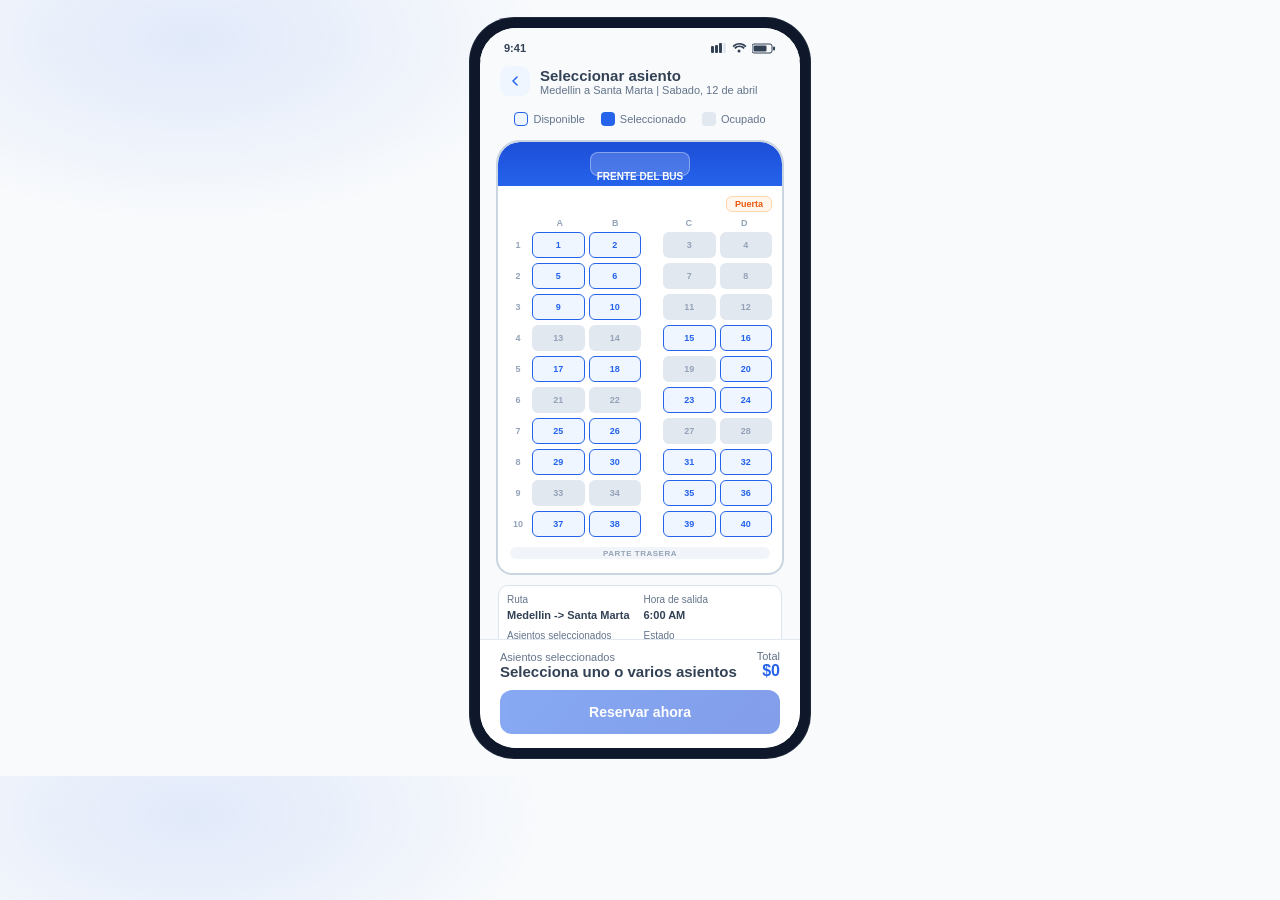
<file: ruteo_seleccion_asientos_mockup.html>
<!DOCTYPE html>
<html lang="es">
<head>
  <meta charset="UTF-8">
  <meta name="viewport" content="width=device-width, initial-scale=1.0">
  <title>Ruteo - Seleccion de asientos</title>
  <style>
    :root {
      --bg: #f8fafc;
      --panel: #ffffff;
      --line: #cbd5e1;
      --text: #334155;
      --muted: #64748b;
      --brand: #2563eb;
      --brand-soft: #eff6ff;
      --occupied: #e2e8f0;
      --success: #0f9c5a;
      --warn: #ea580c;
    }

    * {
      box-sizing: border-box;
    }

    body {
      margin: 0;
      font-family: "Segoe UI Variable Text", "Trebuchet MS", sans-serif;
      background: radial-gradient(500px 260px at 15% 5%, rgba(37, 99, 235, 0.11), transparent 70%), var(--bg);
      color: var(--text);
      display: flex;
      justify-content: center;
      padding: 18px 12px;
    }

    .phone {
      width: min(340px, 100%);
      background: #0f172a;
      border-radius: 44px;
      padding: 10px;
      box-shadow: 0 0 0 1px #1e293b;
    }

    .screen {
      background: var(--bg);
      border-radius: 36px;
      overflow: hidden;
      height: 720px;
      position: relative;
      display: flex;
      flex-direction: column;
    }

    .status {
      background: var(--bg);
      display: flex;
      justify-content: space-between;
      align-items: center;
      padding: 14px 24px 6px;
      flex-shrink: 0;
      font-size: 11px;
      font-weight: 600;
      color: var(--text);
    }

    .status-icons {
      display: flex;
      gap: 5px;
      align-items: center;
    }

    .header {
      padding: 6px 20px 12px;
      flex-shrink: 0;
    }

    .header-row {
      display: flex;
      align-items: center;
      gap: 10px;
      margin-bottom: 4px;
    }

    .back {
      width: 30px;
      height: 30px;
      background: var(--brand-soft);
      border-radius: 9px;
      display: grid;
      place-items: center;
    }

    .title {
      font-size: 15px;
      font-weight: 600;
      margin: 0;
      color: var(--text);
    }

    .subtitle {
      font-size: 11px;
      color: var(--muted);
      margin: 0;
    }

    .scroll {
      flex: 1;
      overflow-y: auto;
      overflow-x: hidden;
      padding-bottom: 106px;
    }

    .legend {
      display: flex;
      justify-content: center;
      gap: 16px;
      margin: 0 20px 14px;
      flex-wrap: wrap;
    }

    .legend-item {
      display: flex;
      align-items: center;
      gap: 5px;
      font-size: 11px;
      color: var(--muted);
    }

    .dot {
      width: 14px;
      height: 14px;
      border-radius: 4px;
    }

    .dot.available {
      background: var(--brand-soft);
      border: 1.5px solid var(--brand);
    }

    .dot.selected {
      background: var(--brand);
    }

    .dot.occupied {
      background: var(--occupied);
    }

    .bus-wrap {
      margin: 0 16px;
    }

    .bus {
      background: var(--panel);
      border: 2px solid var(--line);
      border-radius: 24px 24px 16px 16px;
      padding: 0 0 14px;
      position: relative;
      overflow: hidden;
    }

    .bus-front {
      background: linear-gradient(180deg, #1d4ed8 0%, #2563eb 100%);
      height: 44px;
      border-radius: 22px 22px 0 0;
      display: flex;
      align-items: center;
      justify-content: center;
      position: relative;
      margin-bottom: 10px;
    }

    .windshield {
      background: rgba(255, 255, 255, 0.18);
      border-radius: 8px;
      width: 100px;
      height: 24px;
      border: 1.5px solid rgba(255, 255, 255, 0.35);
    }

    .bus-front small {
      font-size: 10px;
      color: #fff;
      font-weight: 600;
      position: absolute;
      bottom: 4px;
      left: 50%;
      transform: translateX(-50%);
      white-space: nowrap;
    }

    .door {
      display: flex;
      justify-content: flex-end;
      padding: 0 10px 6px;
    }

    .door span {
      background: #fff7ed;
      border: 1px solid #fed7aa;
      border-radius: 6px;
      padding: 2px 8px;
      font-size: 9px;
      color: var(--warn);
      font-weight: 600;
    }

    .grid-wrap {
      padding: 0 10px;
    }

    .labels,
    .seat-row {
      display: grid;
      grid-template-columns: 20px 1fr 1fr 14px 1fr 1fr;
      gap: 4px;
      align-items: center;
    }

    .labels {
      margin-bottom: 4px;
      padding: 0 2px;
      font-size: 9px;
      color: #94a3b8;
      font-weight: 600;
      text-align: center;
    }

    .seat-row {
      margin-bottom: 5px;
    }

    .row-number {
      font-size: 9px;
      color: #94a3b8;
      text-align: center;
      font-weight: 600;
    }

    .seat {
      border-radius: 6px;
      height: 26px;
      display: flex;
      align-items: center;
      justify-content: center;
      font-size: 9px;
      font-weight: 700;
      border: 1.5px solid transparent;
      transition: transform 160ms ease, box-shadow 180ms ease, background 180ms ease;
      user-select: none;
    }

    .seat.available {
      background: var(--brand-soft);
      border-color: var(--brand);
      color: var(--brand);
      cursor: pointer;
    }

    .seat.available:hover {
      transform: translateY(-1px);
      box-shadow: 0 5px 10px rgba(37, 99, 235, 0.18);
    }

    .seat.occupied {
      background: var(--occupied);
      color: #94a3b8;
      cursor: not-allowed;
    }

    .seat.selected {
      background: var(--brand);
      color: #fff;
      box-shadow: 0 0 0 2px #bfdbfe;
      transform: scale(1.03);
    }

    .rear {
      margin: 10px 12px 0;
      background: #f1f5f9;
      border-radius: 8px;
      height: 12px;
      display: grid;
      place-items: center;
      font-size: 8px;
      color: #94a3b8;
      font-weight: 600;
      letter-spacing: 0.5px;
    }

    .meta {
      display: grid;
      gap: 8px;
      margin-top: 10px;
      padding: 0 2px;
    }

    .meta-row {
      border: 1px solid #d8e5ef;
      border-radius: 10px;
      background: #fff;
      padding: 8px;
      display: grid;
      grid-template-columns: repeat(2, minmax(0, 1fr));
      gap: 7px;
    }

    .meta-item span {
      font-size: 10px;
      color: var(--muted);
      display: block;
    }

    .meta-item strong {
      font-size: 11px;
      color: var(--text);
    }

    .hint {
      min-height: 18px;
      font-size: 11px;
      color: #2563eb;
      text-align: center;
      font-weight: 600;
      transition: opacity 180ms ease;
    }

    .hint.error {
      color: #b45309;
    }

    .bottom {
      position: absolute;
      bottom: 0;
      left: 0;
      right: 0;
      background: #fff;
      border-top: 1px solid #e2e8f0;
      padding: 10px 20px 14px;
      border-radius: 0 0 36px 36px;
      z-index: 4;
    }

    .bottom-info {
      display: flex;
      align-items: center;
      justify-content: space-between;
      margin-bottom: 10px;
      gap: 8px;
    }

    .bottom-info p {
      margin: 0;
    }

    .label {
      font-size: 11px;
      color: var(--muted);
    }

    .seat-value {
      font-size: 15px;
      font-weight: 600;
      color: var(--text);
    }

    .seat-value em {
      color: var(--brand);
      font-style: normal;
    }

    .price {
      font-size: 16px;
      font-weight: 700;
      color: var(--brand);
    }

    .reserve-btn {
      width: 100%;
      border: 0;
      border-radius: 12px;
      height: 44px;
      display: flex;
      align-items: center;
      justify-content: center;
      gap: 8px;
      font-size: 14px;
      font-weight: 700;
      color: #fff;
      background: linear-gradient(130deg, #2563eb, #1d4ed8);
      cursor: pointer;
      transition: transform 160ms ease, box-shadow 180ms ease, opacity 180ms ease;
      box-shadow: 0 10px 18px rgba(37, 99, 235, 0.28);
    }

    .reserve-btn:hover:enabled {
      transform: translateY(-1px);
    }

    .reserve-btn:disabled {
      opacity: 0.55;
      cursor: not-allowed;
      box-shadow: none;
    }

    .reserve-btn.loading {
      pointer-events: none;
    }

    .spinner {
      width: 14px;
      height: 14px;
      border-radius: 50%;
      border: 2px solid rgba(255, 255, 255, 0.35);
      border-top-color: #fff;
      animation: spin 720ms linear infinite;
    }

    .overlay {
      position: absolute;
      inset: 54px 8px 92px;
      border-radius: 24px;
      display: none;
      align-items: center;
      justify-content: center;
      text-align: center;
      padding: 16px;
      z-index: 6;
    }

    .overlay.show {
      display: flex;
    }

    .overlay.processing {
      background: rgba(15, 23, 42, 0.72);
      color: #ecf7ff;
      border: 1px solid rgba(177, 211, 233, 0.48);
    }

    .overlay.success {
      background: rgba(8, 46, 31, 0.88);
      color: #ebfff4;
      border: 1px solid rgba(128, 230, 181, 0.58);
    }

    .overlay-card {
      max-width: 230px;
      display: grid;
      gap: 8px;
      justify-items: center;
    }

    .check {
      width: 34px;
      height: 34px;
      border-radius: 50%;
      background: rgba(107, 245, 174, 0.22);
      border: 1px solid rgba(145, 255, 198, 0.7);
      display: grid;
      place-items: center;
    }

    .check svg {
      width: 18px;
      height: 18px;
      display: block;
    }

    .disclaimer {
      font-size: 11px;
      line-height: 1.4;
      color: #d4fbe6;
      border: 1px solid rgba(150, 238, 194, 0.36);
      background: rgba(9, 68, 43, 0.4);
      border-radius: 10px;
      padding: 7px 8px;
    }

    .overlay h4 {
      margin: 0;
      font-size: 16px;
    }

    .overlay p {
      margin: 0;
      font-size: 12px;
      line-height: 1.5;
    }

    .overlay small {
      font-size: 11px;
      opacity: 0.88;
    }

    .success-actions {
      margin-top: 4px;
      display: flex;
      gap: 8px;
      justify-content: center;
      flex-wrap: wrap;
    }

    .ghost-btn {
      border: 1px solid rgba(192, 245, 216, 0.56);
      background: rgba(255, 255, 255, 0.08);
      color: #ecfff4;
      border-radius: 999px;
      font-size: 11px;
      font-weight: 700;
      padding: 6px 10px;
      cursor: pointer;
    }

    .pay-btn {
      border: 1px solid rgba(173, 243, 208, 0.62);
      background: linear-gradient(120deg, #2dc47f, #1fa064);
      color: #ffffff;
      border-radius: 999px;
      font-size: 11px;
      font-weight: 700;
      padding: 6px 12px;
      cursor: pointer;
      box-shadow: 0 8px 16px rgba(22, 136, 84, 0.34);
    }

    .home-indicator {
      position: absolute;
      bottom: 4px;
      left: 50%;
      transform: translateX(-50%);
      width: 80px;
      height: 3px;
      background: #334155;
      border-radius: 4px;
      opacity: 0.2;
    }

    @keyframes spin {
      to {
        transform: rotate(360deg);
      }
    }

    @media (max-width: 400px) {
      .screen {
        height: 680px;
      }

      .meta-row {
        grid-template-columns: 1fr;
      }
    }
  </style>
</head>
<body>
  <div class="phone">
    <div class="screen">
      <div class="status">
        <span>9:41</span>
        <div class="status-icons">
          <svg width="15" height="10" viewBox="0 0 15 10"><rect x="0" y="3" width="3" height="7" rx="1" fill="#334155"/><rect x="4" y="2" width="3" height="8" rx="1" fill="#334155"/><rect x="8" y="0" width="3" height="10" rx="1" fill="#334155"/><rect x="12" y="0" width="3" height="10" rx="1" fill="#E2E8F0"/></svg>
          <svg width="16" height="10" viewBox="0 0 16 10"><path d="M8 1.5C10.5 1.5 12.7 2.6 14.2 4.3L15.5 3C13.7 1.1 11.2 0 8.5 0 5.8 0 3.3 1.1 1.5 3L2.8 4.3C4.3 2.6 6.3 1.5 8 1.5Z" fill="#334155"/><path d="M8 4C9.8 4 11.4 4.8 12.5 6L13.8 4.7C12.4 3.3 10.5 2.5 8.5 2.5 6.5 2.5 4.6 3.3 3.2 4.7L4.5 6C5.6 4.8 7.2 4 8 4Z" fill="#334155"/><circle cx="8" cy="8" r="1.5" fill="#334155"/></svg>
          <svg width="24" height="11" viewBox="0 0 24 11"><rect x="0" y="1" width="20" height="9" rx="2" stroke="#334155" stroke-width="1" fill="none"/><rect x="1.5" y="2.5" width="13" height="6" rx="1" fill="#334155"/><rect x="21" y="3.5" width="2" height="4" rx="1" fill="#334155"/></svg>
        </div>
      </div>

      <div class="header">
        <div class="header-row">
          <div class="back" aria-hidden="true">
            <svg width="14" height="14" viewBox="0 0 14 14" fill="none"><path d="M9 11L5 7l4-4" stroke="#2563EB" stroke-width="1.5" stroke-linecap="round" stroke-linejoin="round"/></svg>
          </div>
          <div>
            <p class="title">Seleccionar asiento</p>
            <p class="subtitle">Medellin a Santa Marta | Sabado, 12 de abril</p>
          </div>
        </div>
      </div>

      <div class="scroll">
        <div class="legend" aria-label="Leyenda de estados">
          <div class="legend-item"><span class="dot available"></span><span>Disponible</span></div>
          <div class="legend-item"><span class="dot selected"></span><span>Seleccionado</span></div>
          <div class="legend-item"><span class="dot occupied"></span><span>Ocupado</span></div>
        </div>

        <div class="bus-wrap">
          <div class="bus">
            <div class="bus-front">
              <div class="windshield"></div>
              <small>FRENTE DEL BUS</small>
            </div>

            <div class="door"><span>Puerta</span></div>

            <div class="grid-wrap">
              <div class="labels">
                <div></div><div>A</div><div>B</div><div></div><div>C</div><div>D</div>
              </div>
              <div id="seatRows"></div>
            </div>

            <div class="rear">PARTE TRASERA</div>
          </div>

          <div class="meta">
            <div class="meta-row">
              <div class="meta-item"><span>Ruta</span><strong>Medellin -> Santa Marta</strong></div>
              <div class="meta-item"><span>Hora de salida</span><strong>6:00 AM</strong></div>
              <div class="meta-item"><span>Asientos seleccionados</span><strong id="selectedMeta">Ninguno</strong></div>
              <div class="meta-item"><span>Estado</span><strong id="statusMeta">Pendiente de reserva</strong></div>
            </div>
            <p class="hint" id="seatHint">Selecciona uno o varios asientos para continuar</p>
          </div>
        </div>
      </div>

      <div class="overlay processing" id="processingLayer" aria-live="polite">
        <div class="overlay-card">
          <div class="spinner" aria-hidden="true"></div>
          <h4>Procesando reserva...</h4>
          <p>Confirmando asiento y preparando paso de pago.</p>
          <small id="processingSeat"></small>
        </div>
      </div>

      <div class="overlay success" id="successLayer" aria-live="polite">
        <div class="overlay-card">
          <div class="check" aria-hidden="true">
            <svg viewBox="0 0 20 20" fill="none" xmlns="http://www.w3.org/2000/svg">
              <circle cx="10" cy="10" r="9" fill="rgba(31, 160, 100, 0.3)" stroke="rgba(184, 255, 216, 0.9)"/>
              <path d="M5 10.4L8.3 13.5L15 6.9" stroke="#E8FFF3" stroke-width="2" stroke-linecap="round" stroke-linejoin="round"/>
            </svg>
          </div>
          <h4>Has reservado este asiento</h4>
          <p id="successSeat"></p>
          <p>Ahora procede a realizar el pago para completar tu reserva.</p>
          <p class="disclaimer">Reserva temporal activa por 10 minutos. Si no se completa el pago en ese tiempo, el asiento se libera automaticamente.</p>
          <div class="success-actions">
            <button class="pay-btn" id="goPayNow" type="button">Ir a pagar ahora</button>
            <button class="ghost-btn" id="resetAfterSuccess" type="button">Elegir otro asiento</button>
          </div>
        </div>
      </div>

      <div class="bottom">
        <div class="bottom-info">
          <div>
            <p class="label">Asientos seleccionados</p>
            <p class="seat-value" id="bottomSeatText">Selecciona uno o varios asientos</p>
          </div>
          <div style="text-align: right;">
            <p class="label">Total</p>
            <p class="price" id="totalPrice">$0</p>
          </div>
        </div>
        <button class="reserve-btn" id="reserveBtn" type="button" disabled>Reservar ahora</button>
      </div>

      <div class="home-indicator" aria-hidden="true"></div>
    </div>
  </div>

  <script>
    const occupiedSeats = new Set([3, 4, 7, 8, 11, 12, 13, 14, 19, 21, 22, 27, 28, 33, 34]);
    const letters = ["A", "B", "C", "D"];

    const seatRows = document.getElementById("seatRows");
    const reserveBtn = document.getElementById("reserveBtn");
    const bottomSeatText = document.getElementById("bottomSeatText");
    const selectedMeta = document.getElementById("selectedMeta");
    const statusMeta = document.getElementById("statusMeta");
    const seatHint = document.getElementById("seatHint");
    const processingLayer = document.getElementById("processingLayer");
    const successLayer = document.getElementById("successLayer");
    const processingSeat = document.getElementById("processingSeat");
    const successSeat = document.getElementById("successSeat");
    const goPayNow = document.getElementById("goPayNow");
    const resetAfterSuccess = document.getElementById("resetAfterSuccess");

    const totalPrice = document.getElementById("totalPrice");

    const BASE_PRICE = 185000;
    const selectedSeats = new Map();
    let reserveTimer = null;

    function buildSeatCode(row, col) {
      return row + letters[col - 1];
    }

    function showHint(message, type) {
      seatHint.textContent = message;
      seatHint.classList.toggle("error", type === "error");
    }

    function formatCOP(value) {
      return "$" + value.toLocaleString("es-CO");
    }

    function getSelectedSeatList() {
      return [...selectedSeats.values()].sort((a, b) => a.number - b.number);
    }

    function updateSelectionUI() {
      const list = getSelectedSeatList();
      const count = list.length;

      if (count === 0) {
        selectedMeta.textContent = "Ninguno";
        statusMeta.textContent = "Pendiente de reserva";
        bottomSeatText.textContent = "Selecciona uno o varios asientos";
        reserveBtn.disabled = true;
        reserveBtn.classList.remove("loading");
        reserveBtn.textContent = "Reservar ahora";
        totalPrice.textContent = "$0";
        showHint("Selecciona uno o varios asientos para continuar", "ok");
        return;
      }

      const codes = list.map((seat) => seat.code);
      const total = BASE_PRICE * count;

      selectedMeta.textContent = codes.join(", ");
      statusMeta.textContent = "Listo para reservar";
      bottomSeatText.innerHTML = count === 1
        ? "Asiento <em>" + codes[0] + "</em>"
        : "Asientos <em>" + codes.join(", ") + "</em>";

      totalPrice.textContent = formatCOP(total);
      reserveBtn.disabled = false;
      showHint(
        (count === 1 ? "1 asiento seleccionado" : String(count) + " asientos seleccionados") + ": " + codes.join(", "),
        "ok"
      );
    }

    function toggleSeatSelection(seatEl) {
      const code = seatEl.dataset.code;

      if (selectedSeats.has(code)) {
        selectedSeats.delete(code);
        seatEl.classList.remove("selected");
      } else {
        const seatData = {
          number: Number(seatEl.dataset.number),
          row: Number(seatEl.dataset.row),
          column: Number(seatEl.dataset.column),
          code: code
        };
        selectedSeats.set(code, seatData);
        seatEl.classList.add("selected");
      }

      updateSelectionUI();
    }

    function clearSelection() {
      selectedSeats.clear();
      document.querySelectorAll(".seat.selected").forEach((seat) => {
        seat.classList.remove("selected");
      });
      updateSelectionUI();
    }

    function buildSeats() {
      let number = 1;
      for (let row = 1; row <= 10; row += 1) {
        const rowEl = document.createElement("div");
        rowEl.className = "seat-row";

        const rowNumber = document.createElement("div");
        rowNumber.className = "row-number";
        rowNumber.textContent = String(row);
        rowEl.appendChild(rowNumber);

        for (let col = 1; col <= 4; col += 1) {
          const seat = document.createElement("button");
          seat.type = "button";
          seat.className = "seat";
          seat.dataset.number = String(number);
          seat.dataset.row = String(row);
          seat.dataset.column = String(col);
          seat.dataset.code = buildSeatCode(row, col);
          seat.textContent = String(number);

          if (occupiedSeats.has(number)) {
            seat.classList.add("occupied");
            seat.setAttribute("aria-label", "Asiento " + number + " ocupado");
          } else {
            seat.classList.add("available");
            seat.setAttribute("aria-label", "Asiento " + number + " disponible");
          }

          seat.addEventListener("click", () => {
            if (seat.classList.contains("occupied")) {
              showHint("Este asiento ya no esta disponible", "error");
              return;
            }
            if (processingLayer.classList.contains("show")) return;
            if (successLayer.classList.contains("show")) return;
            toggleSeatSelection(seat);
          });

          rowEl.appendChild(seat);

          if (col === 2) {
            rowEl.appendChild(document.createElement("div"));
          }

          number += 1;
        }

        seatRows.appendChild(rowEl);
      }
    }

    function showProcessing() {
      const list = getSelectedSeatList();
      if (list.length === 0) return;

      const codes = list.map((seat) => seat.code);
      processingSeat.textContent =
        (codes.length === 1 ? "Asiento elegido: " : "Asientos elegidos: ") + codes.join(", ");
      processingLayer.classList.add("show");
      reserveBtn.classList.add("loading");
      reserveBtn.disabled = true;
      reserveBtn.innerHTML = "<span class=\"spinner\"></span>Procesando reserva...";
      statusMeta.textContent = "Procesando reserva";
    }

    function showSuccess() {
      const list = getSelectedSeatList();
      const codes = list.map((seat) => seat.code);
      processingLayer.classList.remove("show");
      successLayer.classList.add("show");
      successSeat.textContent =
        (codes.length === 1 ? "Asiento reservado: " : "Asientos reservados: ") + codes.join(", ");
      statusMeta.textContent = "Reserva temporal generada";
      reserveBtn.classList.remove("loading");
      reserveBtn.textContent = "Reserva confirmada";
      showHint("Reserva temporal generada con exito", "ok");
    }

    function reserveSeat() {
      if (selectedSeats.size === 0) return;
      clearTimeout(reserveTimer);
      showProcessing();
      reserveTimer = setTimeout(showSuccess, 2300);
    }

    function restartSimulation() {
      clearTimeout(reserveTimer);
      processingLayer.classList.remove("show");
      successLayer.classList.remove("show");
      reserveBtn.classList.remove("loading");
      reserveBtn.textContent = "Reservar ahora";
      updateSelectionUI();
    }

    function goToPayment() {
      if (selectedSeats.size === 0) return;
      statusMeta.textContent = "Paso de pago en curso";
      showHint("Continua con el pago: tienes 10 minutos para completar la reserva", "ok");
    }

    reserveBtn.addEventListener("click", reserveSeat);
    goPayNow.addEventListener("click", goToPayment);
    resetAfterSuccess.addEventListener("click", restartSimulation);

    buildSeats();
    clearSelection();
  </script>
</body>
</html>
</file>
